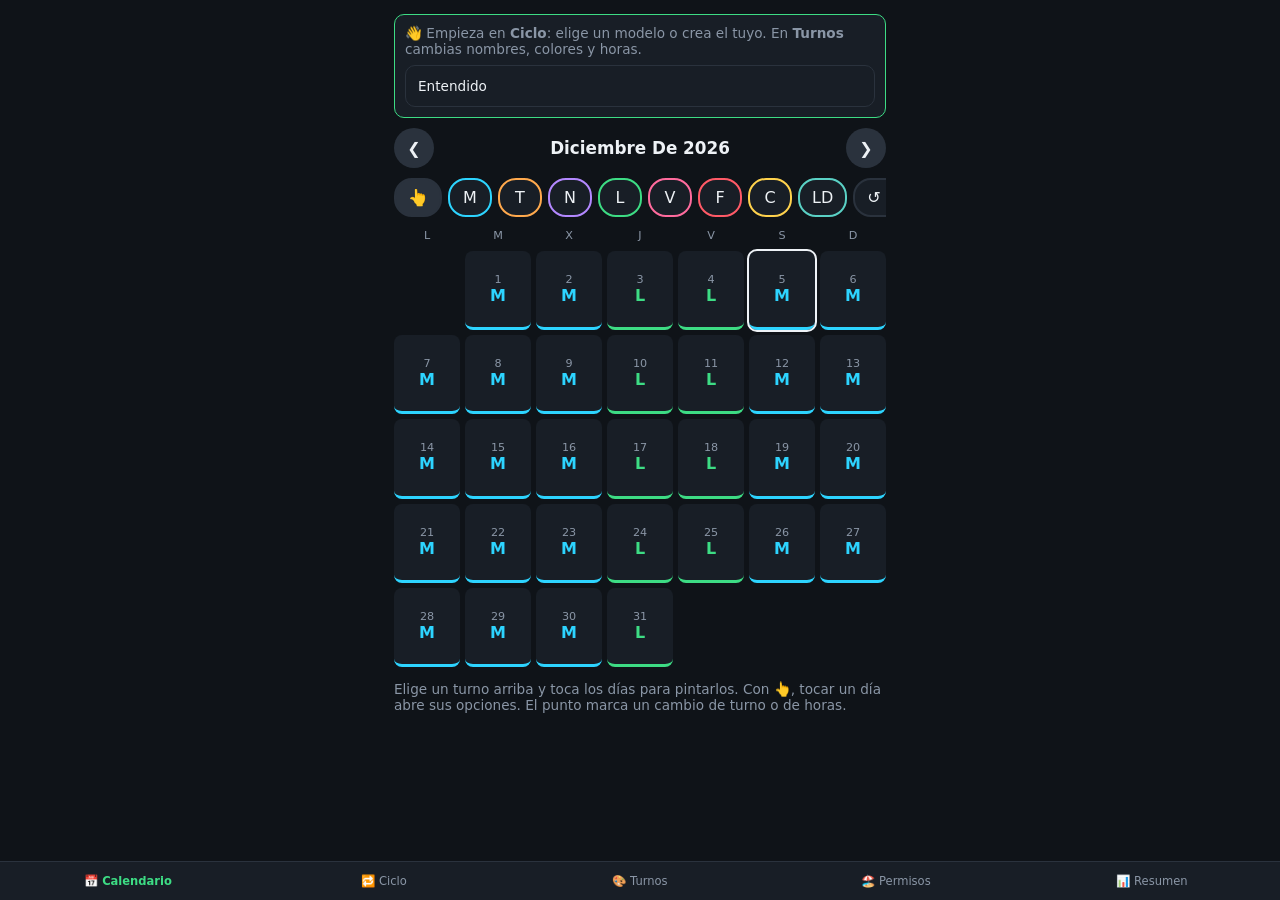
<file: index.html>
<!DOCTYPE html><html lang="es"><head><meta charset="utf-8"><meta name="viewport" content="width=device-width,initial-scale=1,viewport-fit=cover"><title>Turnos</title>
<link rel="manifest" href="manifest.json"><meta name="theme-color" content="#0f1318"><link rel="icon" href="icon-192.png">
<link rel="stylesheet" href="style.css?v=10"></head><body><main id="v"></main>
<nav id="nav"><button data-a=tab data-v=cal>📅 Calendario</button><button data-a=tab data-v=cic>🔁 Ciclo</button><button data-a=tab data-v=tur>🎨 Turnos</button><button data-a=tab data-v=per>🏖️ Permisos</button><button data-a=tab data-v=res>📊 Resumen</button></nav>
<div id="sheet" hidden></div><input type="file" id="imp" accept="application/json" hidden>
<script defer src="base.js?v=10"></script>
<script defer src="datos.js?v=10"></script>
<script defer src="calculo.js?v=10"></script>
<script defer src="calendario.js?v=10"></script>
<script defer src="ciclo.js?v=10"></script>
<script defer src="resumen.js?v=10"></script>
<script defer src="permisos.js?v=10"></script>
<script defer src="festivos.js?v=10"></script>
<script defer src="ui.js?v=10"></script>
<script defer src="acciones.js?v=10"></script>
<script defer src="main.js?v=10"></script></body></html>
</file>
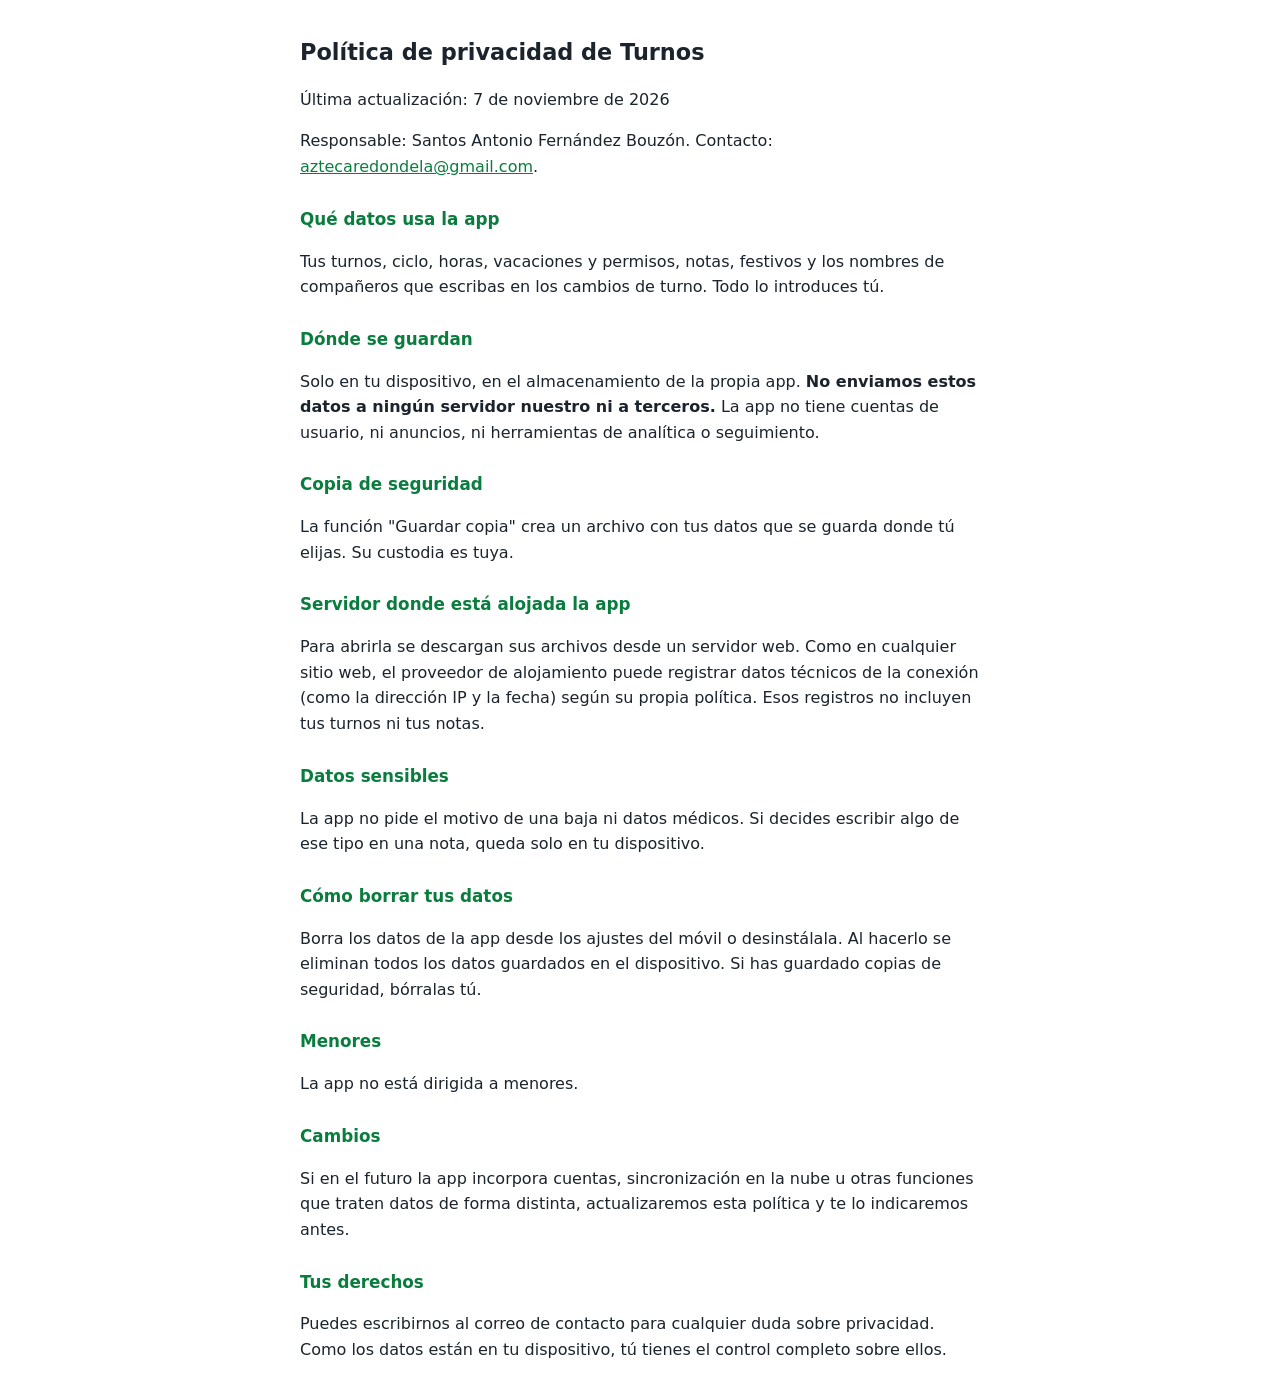
<file: privacidad.html>
<!DOCTYPE html><html lang="es"><head><meta charset="utf-8"><meta name="viewport" content="width=device-width,initial-scale=1"><title>Política de privacidad · Turnos</title>
<style>body{font:16px/1.6 system-ui,sans-serif;max-width:680px;margin:0 auto;padding:20px;background:#0f1318;color:#eef2f6}h1{font-size:1.4rem}h2{font-size:1.05rem;margin-top:26px;color:#3ddc84}a{color:#3ddc84}@media(prefers-color-scheme:light){body{background:#fff;color:#1b232c}h2,a{color:#0a7d3e}}</style></head><body>
<h1>Política de privacidad de Turnos</h1>
<p>Última actualización: 7 de noviembre de 2026</p>
<p>Responsable: Santos Antonio Fernández Bouzón. Contacto: <a href="mailto:aztecaredondela@gmail.com">aztecaredondela@gmail.com</a>.</p>

<h2>Qué datos usa la app</h2>
<p>Tus turnos, ciclo, horas, vacaciones y permisos, notas, festivos y los nombres de compañeros que escribas en los cambios de turno. Todo lo introduces tú.</p>

<h2>Dónde se guardan</h2>
<p>Solo en tu dispositivo, en el almacenamiento de la propia app. <b>No enviamos estos datos a ningún servidor nuestro ni a terceros.</b> La app no tiene cuentas de usuario, ni anuncios, ni herramientas de analítica o seguimiento.</p>

<h2>Copia de seguridad</h2>
<p>La función "Guardar copia" crea un archivo con tus datos que se guarda donde tú elijas. Su custodia es tuya.</p>

<h2>Servidor donde está alojada la app</h2>
<p>Para abrirla se descargan sus archivos desde un servidor web. Como en cualquier sitio web, el proveedor de alojamiento puede registrar datos técnicos de la conexión (como la dirección IP y la fecha) según su propia política. Esos registros no incluyen tus turnos ni tus notas.</p>

<h2>Datos sensibles</h2>
<p>La app no pide el motivo de una baja ni datos médicos. Si decides escribir algo de ese tipo en una nota, queda solo en tu dispositivo.</p>

<h2>Cómo borrar tus datos</h2>
<p>Borra los datos de la app desde los ajustes del móvil o desinstálala. Al hacerlo se eliminan todos los datos guardados en el dispositivo. Si has guardado copias de seguridad, bórralas tú.</p>

<h2>Menores</h2>
<p>La app no está dirigida a menores.</p>

<h2>Cambios</h2>
<p>Si en el futuro la app incorpora cuentas, sincronización en la nube u otras funciones que traten datos de forma distinta, actualizaremos esta política y te lo indicaremos antes.</p>

<h2>Tus derechos</h2>
<p>Puedes escribirnos al correo de contacto para cualquier duda sobre privacidad. Como los datos están en tu dispositivo, tú tienes el control completo sobre ellos.</p>
</body></html>
</file>
<file: style.css>
:root{--bg:#0f1318;--card:#181e26;--line:#2a323d;--tx:#eef2f6;--mu:#8a96a6;--ac:#3ddc84}
*{box-sizing:border-box}html,body{height:100%}body{margin:0;background:var(--bg);color:var(--tx);font:16px system-ui,sans-serif;display:flex;flex-direction:column;padding-top:env(safe-area-inset-top)}
main{flex:1;overflow-y:auto;padding:14px;max-width:520px;width:100%;margin:0 auto}
nav{display:flex;border-top:1px solid var(--line);background:var(--card);padding-bottom:env(safe-area-inset-bottom)}
nav button{flex:1;padding:12px 1px;background:none;border:0;color:var(--mu);font:inherit;font-size:.72rem}.pc{background:var(--card);border-left:4px solid var(--c);border-radius:10px;padding:4px 12px 8px;margin-bottom:10px}.pc .row{border:0}nav button.on{color:var(--ac);font-weight:700}
h2{font-size:1.05rem;margin:0}h3{margin:18px 0 8px;font-size:.95rem}button{font:inherit;color:var(--tx);cursor:pointer}
.hd{display:flex;align-items:center;justify-content:space-between;margin-bottom:10px}.hd h2{text-transform:capitalize}
.hd button{width:40px;height:40px;border-radius:50%;border:0;background:var(--line)}
.grid{display:grid;grid-template-columns:repeat(7,1fr);gap:5px}.dn{font-size:.7rem;color:var(--mu);text-align:center;padding-bottom:4px}
.d,.cd{aspect-ratio:1/1.2;background:var(--card);border:0;border-bottom:3px solid var(--c);border-radius:8px;display:flex;flex-direction:column;align-items:center;justify-content:center;position:relative;padding:0}
.d b,.cd b{color:var(--c)}.d small,.cd small{color:var(--mu);font-size:.7rem}.d.hoy{outline:2px solid var(--tx)}.d u{position:absolute;top:4px;right:4px;width:6px;height:6px;border-radius:50%;background:var(--tx)}
.brush{display:flex;gap:6px;overflow-x:auto;margin-bottom:10px;padding-bottom:2px}.ch{flex:none;min-width:44px;padding:8px 12px;border-radius:18px;border:2px solid var(--c,var(--line));background:var(--card)}.ch.on{background:var(--c,var(--line));color:#000;font-weight:700}
.cg{display:grid;grid-template-columns:repeat(7,1fr);gap:5px;margin:10px 0}.two{display:flex;gap:8px;margin:8px 0}.two>*{flex:1}
button.pri{background:var(--ac);color:#000;font-weight:700;border:0;border-radius:10px;padding:12px}button.bad{width:100%;margin-top:8px;background:none;border:1px solid #ff5a67;color:#ff5a67;border-radius:10px;padding:10px}
.two>button,.tp,.lb{background:var(--card);border:1px solid var(--line);border-radius:10px;padding:12px}.tp,.lb{display:block;width:100%;text-align:left;margin-bottom:6px}
.sw{display:inline-block;width:14px;height:14px;border-radius:50%;background:var(--c);margin-right:8px;vertical-align:-2px}
label{display:block;font-size:.8rem;color:var(--mu);margin:10px 0}input,select,textarea{width:100%;margin-top:4px;padding:10px;background:var(--bg);border:1px solid var(--line);border-radius:8px;color:var(--tx);font:inherit}input[type=color]{height:44px;padding:2px}label.chk{display:flex;gap:8px;align-items:center;color:var(--tx)}label.chk input{width:auto;margin:0}
.ay,.tip{color:var(--mu);font-size:.85rem}.tip{background:var(--card);border:1px solid var(--ac);border-radius:10px;padding:10px;margin-bottom:10px}
.row{display:flex;justify-content:space-between;padding:10px 0;border-bottom:1px solid var(--line)}.row em{color:var(--mu);font-style:normal}
#sheet{position:fixed;inset:0;background:#0009;display:flex;align-items:flex-end;z-index:9}#sheet[hidden]{display:none}.sh{background:var(--card);width:100%;max-width:520px;margin:0 auto;border-radius:18px 18px 0 0;padding:16px 16px calc(16px + env(safe-area-inset-bottom));max-height:85vh;overflow-y:auto}.sh h3{margin-top:0}
.d.fe{background:#ff5a6722}.d.fe small{color:#ff7a86;font-weight:700}.nt{position:absolute;bottom:4px;left:4px;width:6px;height:6px;border-radius:2px;background:var(--mu)}textarea{resize:none}
</file>
